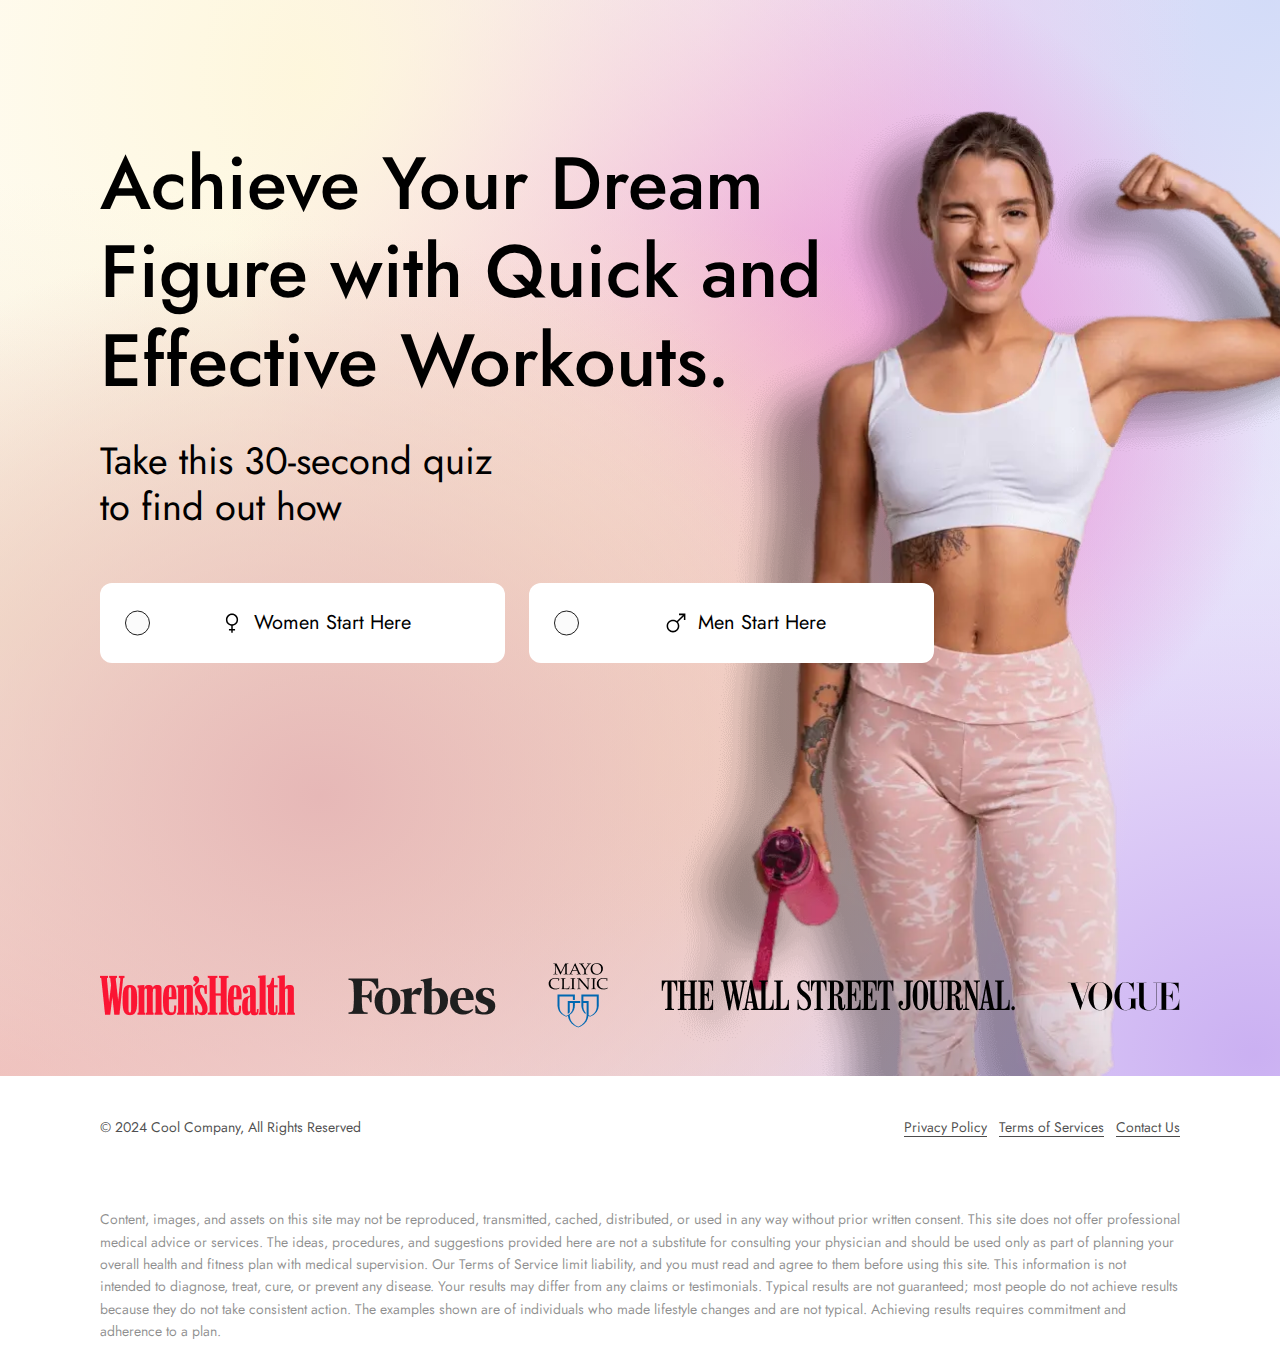
<file: index.html>
<!DOCTYPE html>
<html lang="en">
<head>
	<meta charset="UTF-8">
	<meta name="viewport" content="width=device-width, initial-scale=1.0">
	<title>Achieve Your Dream Figure with Quick and Effective Workouts.</title>
	<meta name="description" content="Take this 30-second quiz to find out how...">

	<link rel="preconnect" href="https://fonts.googleapis.com">
	<link rel="preconnect" href="https://fonts.gstatic.com" crossorigin>
	<link href="https://fonts.googleapis.com/css2?family=Encode+Sans+Condensed:wght@100;200;300;400;500;600;700;800;900&family=Jost:ital,wght@0,100..900;1,100..900&display=swap" rel="stylesheet">

	<link rel="apple-touch-icon" sizes="180x180" href="img/favicon/apple-touch-icon.png">
	<link rel="icon" type="image/png" sizes="32x32" href="img/favicon/favicon-32x32.png">
	<link rel="icon" type="image/png" sizes="16x16" href="img/favicon/favicon-16x16.png">
	<link rel="manifest" href="img/favicon/site.webmanifest">
	<link rel="mask-icon" href="img/favicon/safari-pinned-tab.svg" color="#5bbad5">
	<link rel="shortcut icon" href="img/favicon/favicon.ico">
	<meta name="msapplication-TileColor" content="#da532c">
	<meta name="msapplication-config" content="img/favicon/browserconfig.xml">
	<meta name="theme-color" content="#ffffff">

	<link rel="stylesheet" href="./css/style.css">
</head>
<body data-page="index">
	<main>
		<div class="main-block bg-gradient">
			<div class="container">
				<h1 class="main-block__title">Achieve Your Dream Figure with Quick and Effective Workouts.</h1>
				<p class="main-block__under-title">Take this 30-second quiz <br> to find out how</p>
				<div class="main-block__checked-holder flex flex-wrap">
					<label class="checked-box">
						<input type="radio" name="sex" value="female" class="js-quizz-init">
						<span class="checked-box__hold checked-box-wrap">
							<span class="checked-box__text flex flex-center gap-12">
								<svg class="icon icon-female"><use href="#icon-female"></use></svg>
								Women Start Here
							</span>
						</span>
					</label>
					<label class="checked-box">
						<input type="radio" name="sex" value="male" class="js-quizz-init">
						<span class="checked-box__hold checked-box-wrap">
							<span class="checked-box__text flex flex-center gap-12">
								<svg class="icon icon-male"><use href="#icon-male"></use></svg>
								Men Start Here
							</span>
						</span>
					</label>
				</div>
				<img src="./img/woman-with-perfect-smile.webp" alt="woman-with-perfect-smile" width="690" height="971" class="main-block__img">

			</div>

			<div class="partners">
				<div class="container container-md flex flex-center flex-wrap flex-items-center gap-24">
					<div class="partners__item"><img src="./img/partners/logo-1.png" width="195" height="41" alt="Parnter logo" class="partners__item-img"></div>
					<div class="partners__item"><img src="./img/partners/logo-2.png" width="148" height="38" alt="Parnter logo" class="partners__item-img"></div>
					<div class="partners__item"><img src="./img/partners/logo-3.png" width="60" height="65" alt="Parnter logo" class="partners__item-img"></div>
					<div class="partners__item"><img src="./img/partners/logo-4.png" width="354" height="31" alt="Parnter logo" class="partners__item-img"></div>
					<div class="partners__item"><img src="./img/partners/logo-5.png" width="113" height="30" alt="Parnter logo" class="partners__item-img"></div>
				</div>
			</div>
		</div>
	</main>
	
	<footer>
		<div class="container container-sm">
			<div class="footer__copyright-holder flex flex-between flex-wrap gap-20">
				<p class="footer__copyright">© 2024 Cool Company, All Rights Reserved</p>
				<ul class="footer__links flex gap-12">
					<li class="footer__li"><a href="#" class="footer__link link-hover">Privacy Policy</a></li>
					<li class="footer__li"><a href="#" class="footer__link link-hover">Terms of Services</a></li>
					<li class="footer__li"><a href="#" class="footer__link link-hover">Contact Us</a></li>
				</ul>
			</div>
			<p class="footer__info">Content, images, and assets on this site may not be reproduced, transmitted, cached, distributed, or used in any way without prior written consent. This site does not offer professional medical advice or services. The ideas, procedures, and suggestions provided here are not a substitute for consulting your physician and should be used only as part of planning your overall health and fitness plan with medical supervision. Our Terms of Service limit liability, and you must read and agree to them before using this site. This information is not intended to diagnose, treat, cure, or prevent any disease. Your results may differ from any claims or testimonials. Typical results are not guaranteed; most people do not achieve results because they do not take consistent action. The examples shown are of individuals who made lifestyle changes and are not typical. Achieving results requires commitment and adherence to a plan.</p>
		</div>
	</footer>

    <section class="modal modal-quiz bg-gradient" id="modal-quiz">
		<div class="container container-modal">
			<div class="modal__box text-center">
				<h2 class="modal__title">Achieve Your Dream Figure with Quick and Effective Workouts.</h2>
				<div class="modal__progress">
					<div class="progress">
						<div id="progress-bar" class="progress-bar" style="width: 0%"></div>
					</div>
				</div>
			
				<div id="quizz-container" class="modal__content quizz"></div>
			
				<div class="modal-footer">
					<div class="quizz-pages">
						<button id="prev-btn" class="quizz-page-btn quizz-page-left">
							<svg class="icon icon-arrow-left"><use href="#icon-arrow-left"></use></svg>
						</button>
						<p class="quizz-page-num">
							<span id="current-page" class="quizz-page-num-current">1</span>
							<span id="total-pages" class="quizz-page-num-max"></span>
						</p>
						<button id="next-btn" class="quizz-page-btn quizz-page-right">
							<svg class="icon icon-arrow-right"><use href="#icon-arrow-right"></use></svg>
						</button>
					</div>
				</div>
			</div>			
		</div>
	</section>


	<svg xmlns="http://www.w3.org/2000/svg" style="display: none;">
		<symbol id="icon-male" viewBox="0 0 21 22" fill="currentColor">
			<path d="M20.8331 0.666504V7.67517H19.1577V3.5545L12.6867 9.97917C13.1416 10.6192 13.502 11.3085 13.7677 12.0472C14.0335 12.7856 14.1664 13.5476 14.1664 14.3332C14.1664 16.2847 13.4877 17.9393 12.1304 19.2968C10.7731 20.6544 9.11875 21.3332 7.16741 21.3332C5.2163 21.3332 3.56175 20.6545 2.20375 19.2972C0.845523 17.9398 0.166412 16.2855 0.166412 14.3342C0.166412 12.3831 0.84519 10.7285 2.20275 9.3705C3.5603 8.01228 5.21486 7.33317 7.16641 7.33317C7.94997 7.33317 8.70564 7.46639 9.43341 7.73284C10.1614 7.99928 10.846 8.35928 11.4871 8.81284L17.9581 2.34184H13.8244V0.666504H20.8331ZM7.16875 9.0085C5.6943 9.0085 4.43786 9.52684 3.39941 10.5635C2.36097 11.6004 1.84175 12.8562 1.84175 14.3308C1.84175 15.8053 2.36008 17.0617 3.39675 18.1002C4.43364 19.1386 5.68941 19.6578 7.16408 19.6578C8.63852 19.6578 9.89497 19.1395 10.9334 18.1028C11.9719 17.0659 12.4911 15.8102 12.4911 14.3355C12.4911 12.8611 11.9727 11.6046 10.9361 10.5662C9.89919 9.52773 8.64341 9.0085 7.16875 9.0085Z" />
		</symbol>
		<symbol id="icon-female" viewBox="0 0 14 23" fill="currentColor">
			<path d="M6.16233 22.6665V19.9998H3.49567V18.3245H6.16233V14.6202C4.39944 14.4019 2.93167 13.6281 1.759 12.2985C0.586333 10.9687 0 9.41584 0 7.63984C0 5.70228 0.682445 4.05573 2.04733 2.70017C3.41245 1.34439 5.06333 0.666504 7 0.666504C8.93667 0.666504 10.5876 1.34439 11.9527 2.70017C13.3176 4.05573 14 5.70184 14 7.6385C14 9.41406 13.4137 10.9671 12.241 12.2975C11.0683 13.6277 9.60056 14.4019 7.83767 14.6202V18.3245H10.5043V19.9998H7.83767V22.6665H6.16233ZM6.99767 12.9912C8.47211 12.9912 9.72856 12.4728 10.767 11.4362C11.8054 10.3993 12.3247 9.1435 12.3247 7.66884C12.3247 6.19439 11.8063 4.93795 10.7697 3.8995C9.73278 2.86106 8.477 2.34184 7.00233 2.34184C5.52789 2.34184 4.27144 2.86017 3.233 3.89684C2.19456 4.93373 1.67533 6.1895 1.67533 7.66417C1.67533 9.13862 2.19367 10.3951 3.23033 11.4335C4.26722 12.4719 5.523 12.9912 6.99767 12.9912Z"/>
		</symbol>
		<symbol id="icon-arrow-left" viewBox="0 0 16 26" fill="currentColor" >
			<path d="M13.5814 25.8718L0.709351 13.0001L13.5814 0.128418L15.2257 1.79508L4.02035 13.0001L15.2257 24.2051L13.5814 25.8718Z"/>
		</symbol>
		<symbol id="icon-arrow-right" viewBox="0 0 16 26" fill="currentColor" >
			<path d="M2.41203 25.836L0.759033 24.1776L11.9727 12.964L0.759033 1.75895L2.41203 0.0922852L15.2837 12.964L2.41203 25.836Z"/>
		</symbol>
	</svg>
	

	<script src="./js/script.js" type="module"></script>
</body>
</html>
</file>
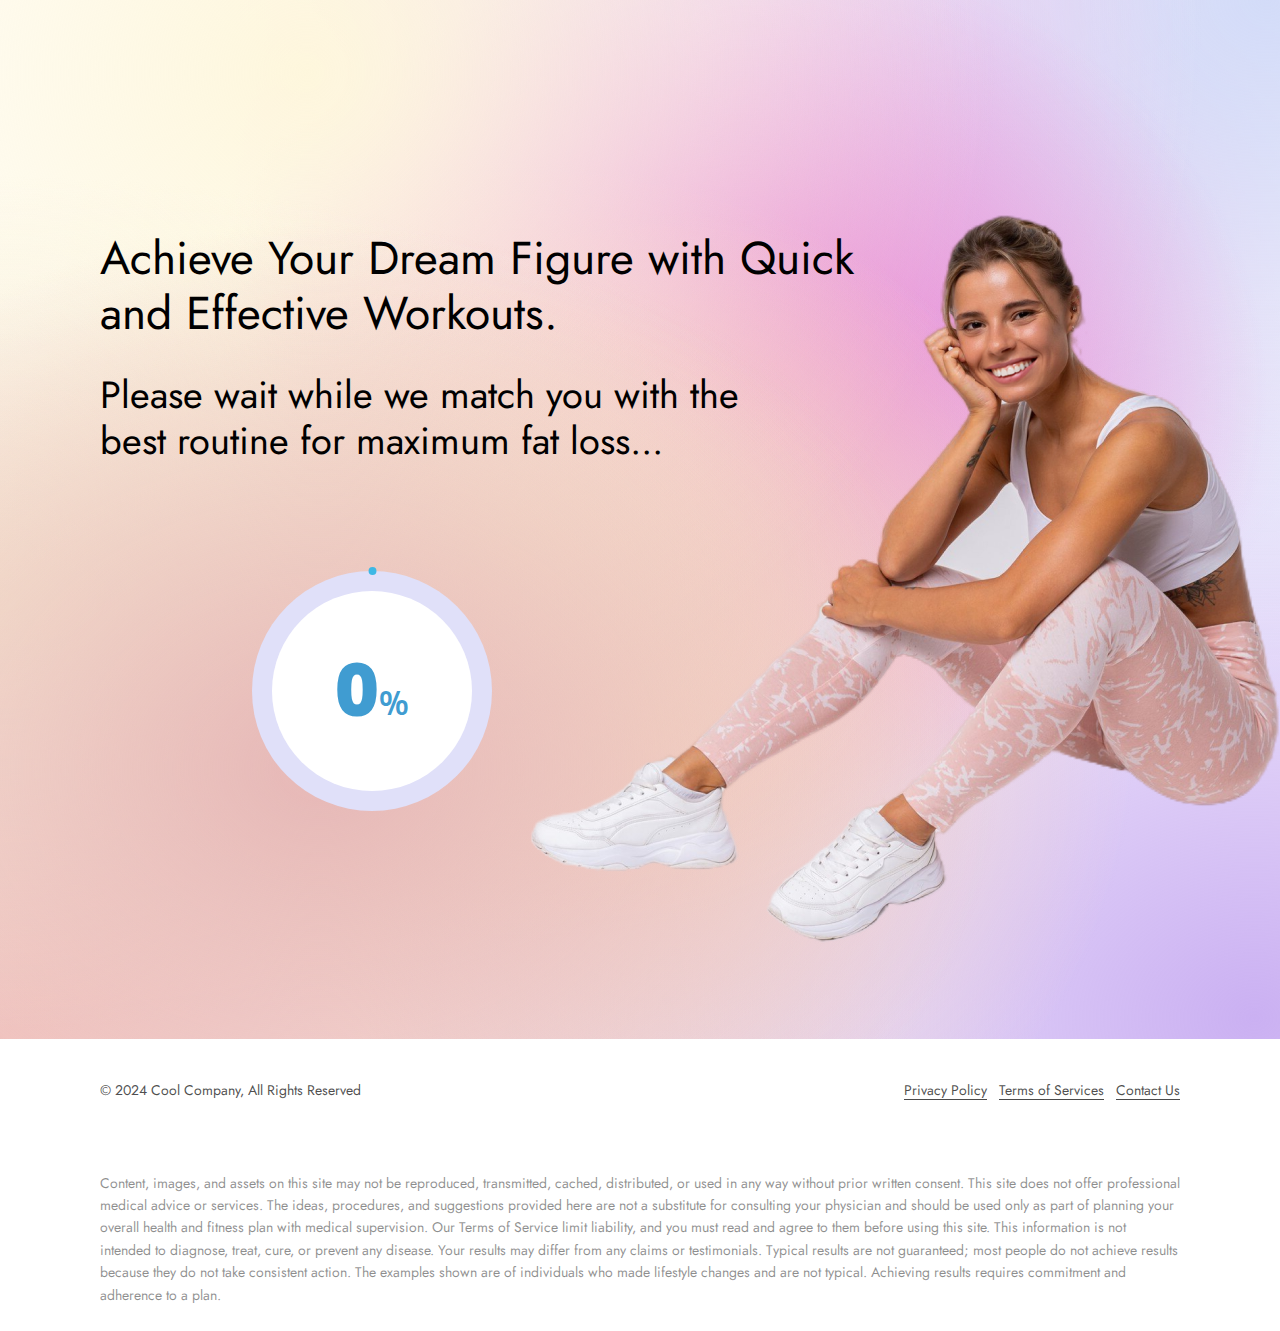
<file: success.html>
<!DOCTYPE html>
<html lang="en">
<head>
	<meta charset="UTF-8">
	<meta name="viewport" content="width=device-width, initial-scale=1.0">
	<title>Success achieve Your Dream Figure with Quick and Effective Workouts.</title>
	<meta name="description" content="Take this 30-second quiz to find out how...">

	<link rel="preconnect" href="https://fonts.googleapis.com">
	<link rel="preconnect" href="https://fonts.gstatic.com" crossorigin>
	<link href="https://fonts.googleapis.com/css2?family=Encode+Sans+Condensed:wght@100;200;300;400;500;600;700;800;900&family=Jost:ital,wght@0,100..900;1,100..900&display=swap" rel="stylesheet">

	<link rel="apple-touch-icon" sizes="180x180" href="img/favicon/apple-touch-icon.png">
	<link rel="icon" type="image/png" sizes="32x32" href="img/favicon/favicon-32x32.png">
	<link rel="icon" type="image/png" sizes="16x16" href="img/favicon/favicon-16x16.png">
	<link rel="manifest" href="img/favicon/site.webmanifest">
	<link rel="mask-icon" href="img/favicon/safari-pinned-tab.svg" color="#5bbad5">
	<link rel="shortcut icon" href="img/favicon/favicon.ico">
	<meta name="msapplication-TileColor" content="#da532c">
	<meta name="msapplication-config" content="img/favicon/browserconfig.xml">
	<meta name="theme-color" content="#ffffff">

	<link rel="stylesheet" href="./css/style.css">
</head>
<body data-page="success">

	<main>
		<div class="success-block bg-gradient">
			<div class="container">
				<h1 class="success-block__title">Achieve Your Dream Figure with Quick and Effective Workouts.</h1>
				<p class="success-block__under-title">Please wait while we match you with the <br>best routine for maximum fat loss...</p>
				<div class="graph">
					<p class="graph-text font-2">
						<span class="graph-num">67</span>
						<span class="graph-percent">%</span>
					</p>
					<svg viewBox="0 0 255 255" class="circular-progress" style="--to: 67">
						<circle class="bg"></circle>
						<circle class="fg"></circle>
					</svg>
				</div>
				<img src="./img/woman.png" alt="woman" width="750" height="730" class="success-block__img">
			</div>
		</div>
	</main>
	
	<footer>
		<div class="container container-sm">
			<div class="footer__copyright-holder flex flex-between flex-wrap gap-20">
				<p class="footer__copyright">© 2024 Cool Company, All Rights Reserved</p>
				<ul class="footer__links flex gap-12">
					<li class="footer__li"><a href="#" class="footer__link link-hover">Privacy Policy</a></li>
					<li class="footer__li"><a href="#" class="footer__link link-hover">Terms of Services</a></li>
					<li class="footer__li"><a href="#" class="footer__link link-hover">Contact Us</a></li>
				</ul>
			</div>
			<p class="footer__info">Content, images, and assets on this site may not be reproduced, transmitted, cached, distributed, or used in any way without prior written consent. This site does not offer professional medical advice or services. The ideas, procedures, and suggestions provided here are not a substitute for consulting your physician and should be used only as part of planning your overall health and fitness plan with medical supervision. Our Terms of Service limit liability, and you must read and agree to them before using this site. This information is not intended to diagnose, treat, cure, or prevent any disease. Your results may differ from any claims or testimonials. Typical results are not guaranteed; most people do not achieve results because they do not take consistent action. The examples shown are of individuals who made lifestyle changes and are not typical. Achieving results requires commitment and adherence to a plan.</p>
		</div>
	</footer>


	
	<section class="modal modal-great bg-gradient" id="modal-great">
		<div class="container container-modal">
			<div class="modal__box text-center">
				<h2 class="modal__title">Achieve Your Dream Figure with Quick and Effective Workouts.</h2>

				<div class="modal__content">
					<h3 class="modal__title fw-bold">Great News</h3>
					<p>Your ideal fat burning routine has been calculated!</p>
					<p>Based on your answers, we’ve identified one simple method that you can start doing TODAY to help maximize results, in mini-mal time</p>
					<p>Don’t worry... it doesn’t require long hours in the gym, running miles on a treadmill, or some super intense cardio workout.</p>
					<p>Instead, this little-known “S.I.T. routine” can be done from the convenience of home, using your body’s own resistance, in just 7-minutes a day.</p>
					<p>But here’s the kicker: The special, hyper-focused movements have the potential to burn fat hours later, even while you sleep!</p>
					<p>In the free presentation below, world renowned nutrition, fitness and weight loss expert, Meredith Shirk, explains it all.</p>
					<p>Discover the virtually foolproof way to finally melt off stubborn fat, regardless of your age or activity level, revealing a thinner, leaner, more toned body that you’ll absolutely LOVE!</p>
					<p>(This major metabolic breakthrough has already helped thousands of women get the body of thei dreams... and you could be next.)</p>
				</div>

				<div class="modal-footer">
					<a href="#" class="btn w-100">Watch Presentation Now</a>
				</div>
			</div>
		</div>
	</section>



	<svg xmlns="http://www.w3.org/2000/svg" style="display: none;">
		<symbol id="icon-male" viewBox="0 0 21 22" fill="currentColor">
			<path d="M20.8331 0.666504V7.67517H19.1577V3.5545L12.6867 9.97917C13.1416 10.6192 13.502 11.3085 13.7677 12.0472C14.0335 12.7856 14.1664 13.5476 14.1664 14.3332C14.1664 16.2847 13.4877 17.9393 12.1304 19.2968C10.7731 20.6544 9.11875 21.3332 7.16741 21.3332C5.2163 21.3332 3.56175 20.6545 2.20375 19.2972C0.845523 17.9398 0.166412 16.2855 0.166412 14.3342C0.166412 12.3831 0.84519 10.7285 2.20275 9.3705C3.5603 8.01228 5.21486 7.33317 7.16641 7.33317C7.94997 7.33317 8.70564 7.46639 9.43341 7.73284C10.1614 7.99928 10.846 8.35928 11.4871 8.81284L17.9581 2.34184H13.8244V0.666504H20.8331ZM7.16875 9.0085C5.6943 9.0085 4.43786 9.52684 3.39941 10.5635C2.36097 11.6004 1.84175 12.8562 1.84175 14.3308C1.84175 15.8053 2.36008 17.0617 3.39675 18.1002C4.43364 19.1386 5.68941 19.6578 7.16408 19.6578C8.63852 19.6578 9.89497 19.1395 10.9334 18.1028C11.9719 17.0659 12.4911 15.8102 12.4911 14.3355C12.4911 12.8611 11.9727 11.6046 10.9361 10.5662C9.89919 9.52773 8.64341 9.0085 7.16875 9.0085Z" />
		</symbol>
		<symbol id="icon-female" viewBox="0 0 14 23" fill="currentColor">
			<path d="M6.16233 22.6665V19.9998H3.49567V18.3245H6.16233V14.6202C4.39944 14.4019 2.93167 13.6281 1.759 12.2985C0.586333 10.9687 0 9.41584 0 7.63984C0 5.70228 0.682445 4.05573 2.04733 2.70017C3.41245 1.34439 5.06333 0.666504 7 0.666504C8.93667 0.666504 10.5876 1.34439 11.9527 2.70017C13.3176 4.05573 14 5.70184 14 7.6385C14 9.41406 13.4137 10.9671 12.241 12.2975C11.0683 13.6277 9.60056 14.4019 7.83767 14.6202V18.3245H10.5043V19.9998H7.83767V22.6665H6.16233ZM6.99767 12.9912C8.47211 12.9912 9.72856 12.4728 10.767 11.4362C11.8054 10.3993 12.3247 9.1435 12.3247 7.66884C12.3247 6.19439 11.8063 4.93795 10.7697 3.8995C9.73278 2.86106 8.477 2.34184 7.00233 2.34184C5.52789 2.34184 4.27144 2.86017 3.233 3.89684C2.19456 4.93373 1.67533 6.1895 1.67533 7.66417C1.67533 9.13862 2.19367 10.3951 3.23033 11.4335C4.26722 12.4719 5.523 12.9912 6.99767 12.9912Z"/>
		</symbol>
		<symbol id="icon-arrow-left" viewBox="0 0 16 26" fill="currentColor" >
			<path d="M13.5814 25.8718L0.709351 13.0001L13.5814 0.128418L15.2257 1.79508L4.02035 13.0001L15.2257 24.2051L13.5814 25.8718Z"/>
		</symbol>
		<symbol id="icon-arrow-right" viewBox="0 0 16 26" fill="currentColor" >
			<path d="M2.41203 25.836L0.759033 24.1776L11.9727 12.964L0.759033 1.75895L2.41203 0.0922852L15.2837 12.964L2.41203 25.836Z"/>
		</symbol>
	</svg>
	

	<script src="./js/script.js" type="module"></script>
</body>
</html>
</file>
<file: css/style.css>
@import './libs--normalize.css';  /* Загальні налаштування простих тегів */

@import './0--main.css';        /* Загальні налаштування простих тегів */
@import './1--helpers.css';     /* Стилі помічники оформлення загальної поведінки */
@import './2--utils.css';       /* Різні елементи блоків */
@import './2--btn.css';         /* Кнопки проекту */

@import './block/quizz.css';
@import './block/graph.css';
@import './block/main-block.css';
@import './block/success-block.css';
@import './block/partners.css';
@import './block/footer.css';
@import './block/modal.css';
</file>
